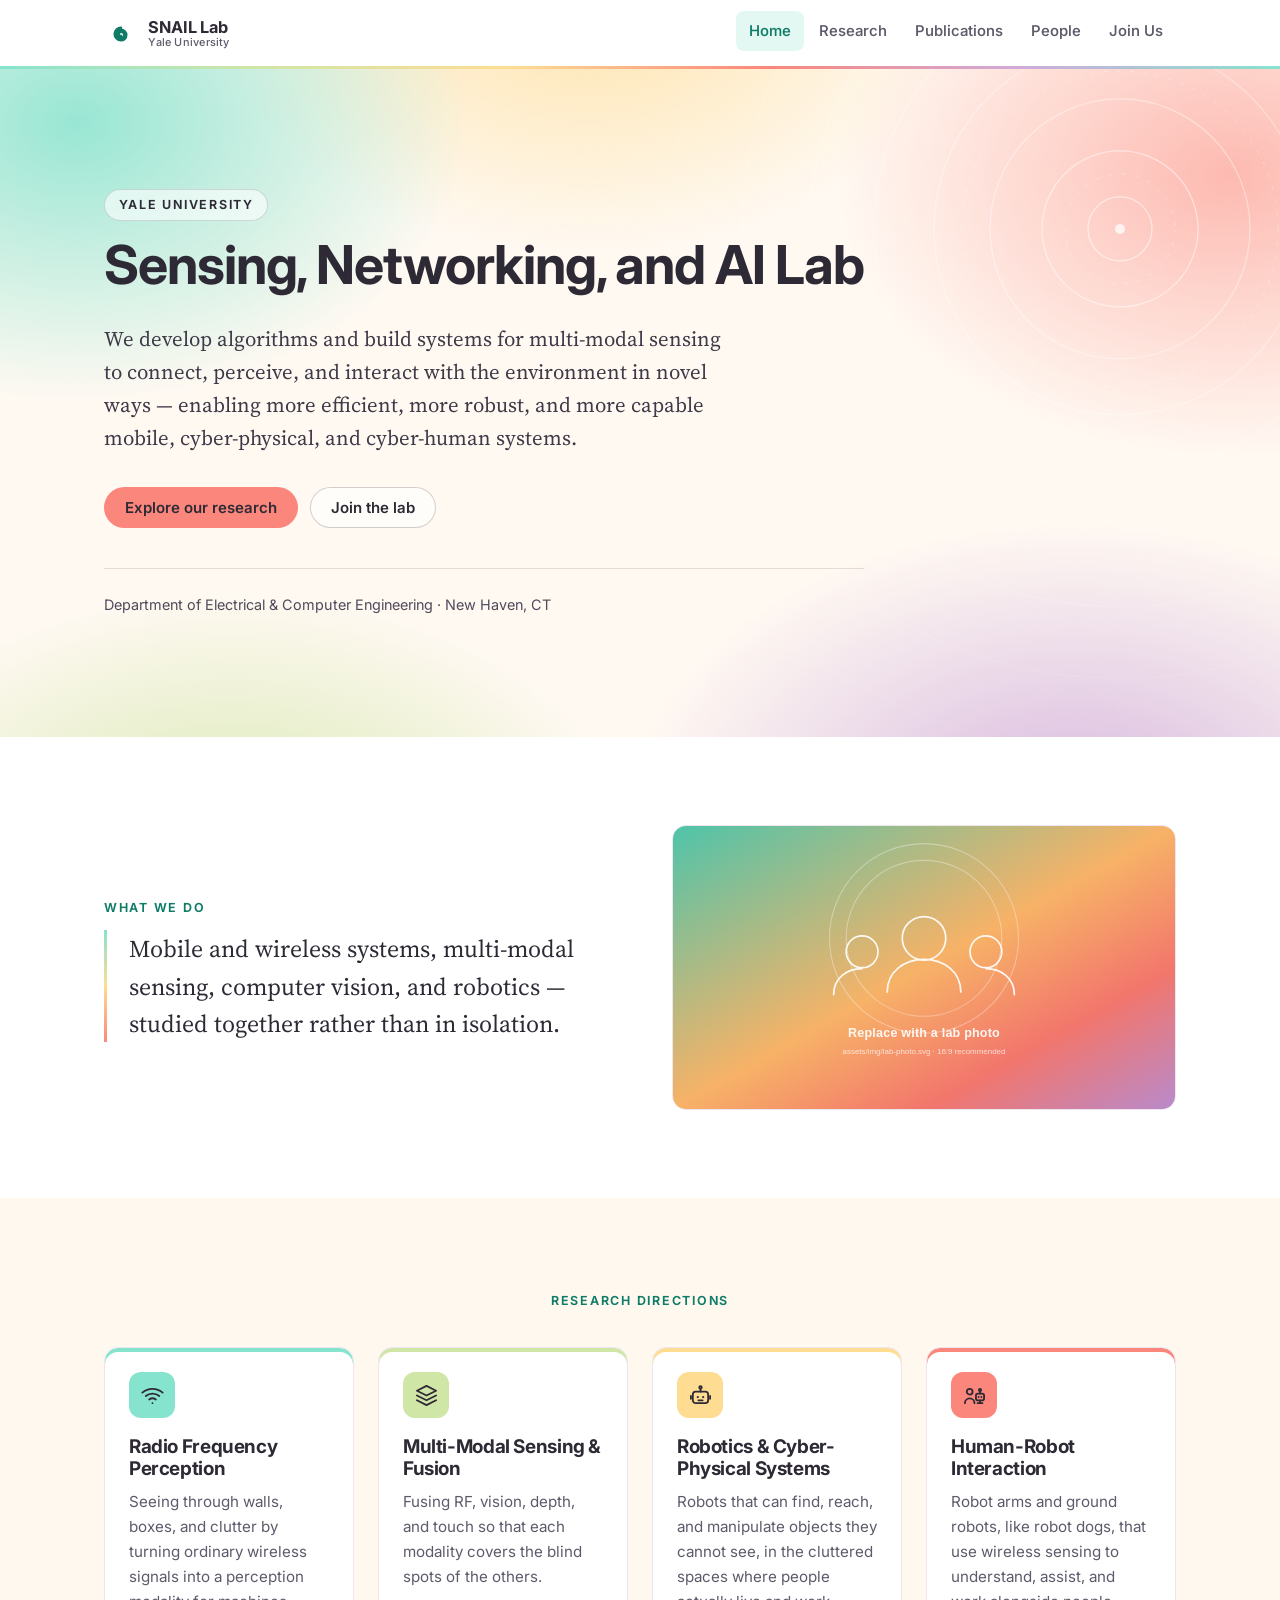
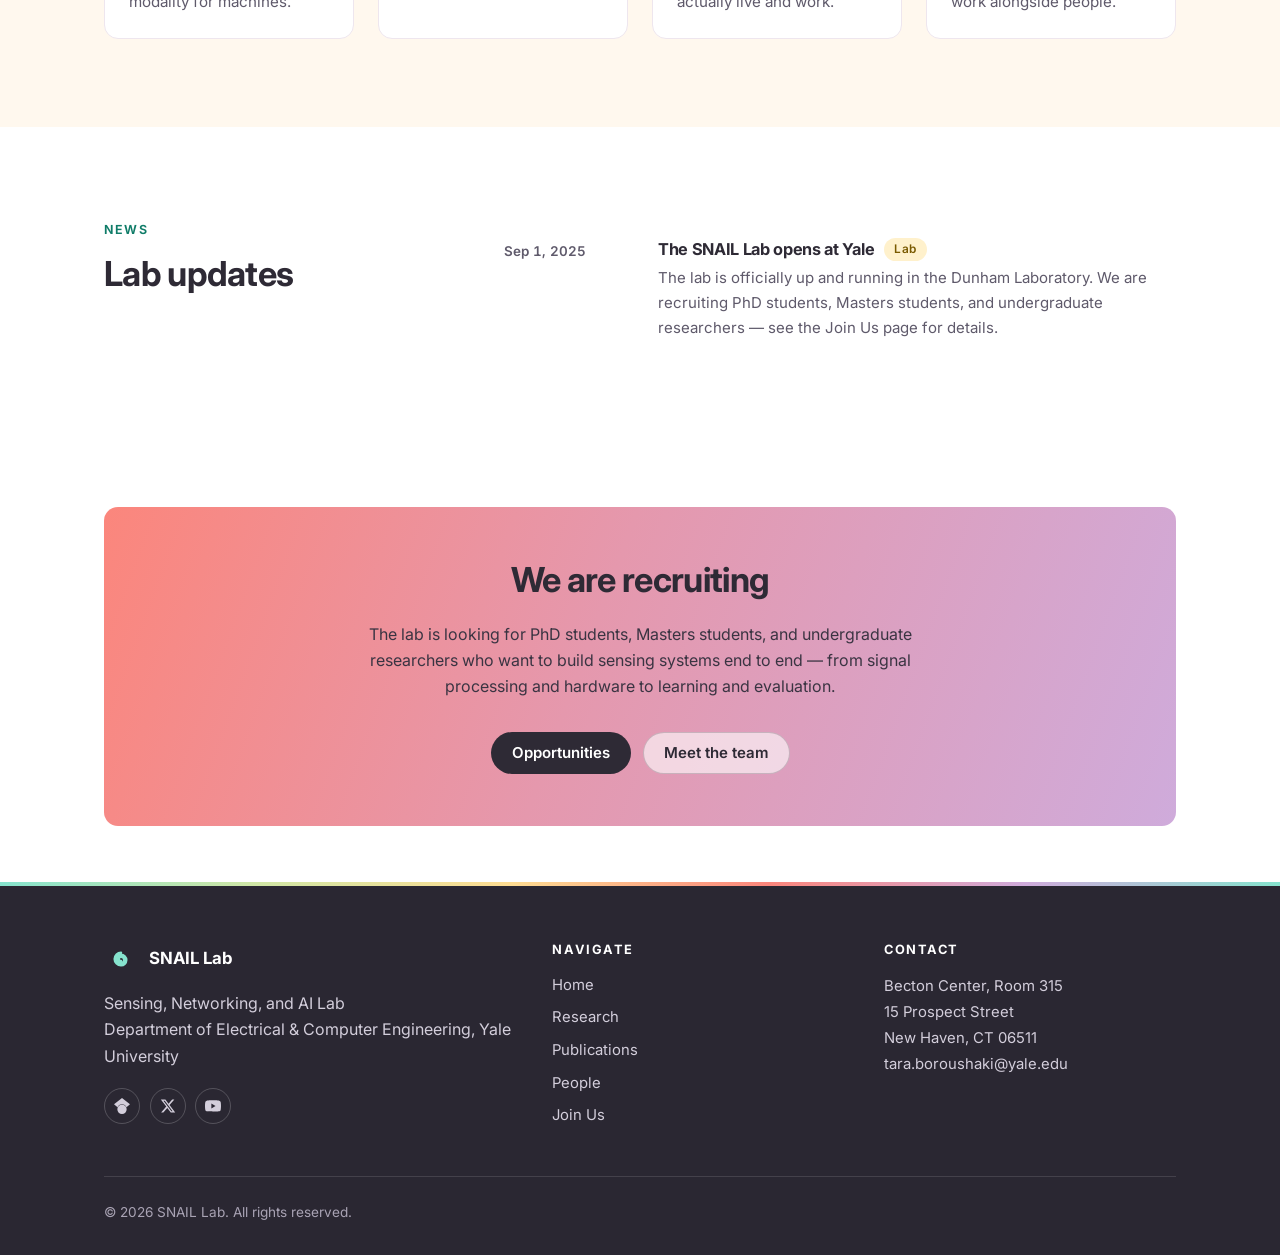
<file: index.html>
<!doctype html>
<html lang="en">
<head>
<meta charset="utf-8">
<meta name="viewport" content="width=device-width, initial-scale=1">
<title>SNAIL Lab — Sensing, Networking, and AI Lab at Yale</title>
<meta name="description" content="The SNAIL Lab at Yale University develops algorithms and builds systems for multi-modal sensing across wireless networking, robotics, and human-computer interaction.">
<meta property="og:title" content="SNAIL Lab — Yale University">
<meta property="og:description" content="Multi-modal sensing systems that connect, perceive, and interact with the environment in novel ways.">
<meta property="og:type" content="website">
<link rel="icon" href="assets/img/favicon.svg" type="image/svg+xml">
<link rel="preconnect" href="https://fonts.googleapis.com">
<link rel="preconnect" href="https://fonts.gstatic.com" crossorigin>
<link rel="stylesheet" href="https://fonts.googleapis.com/css2?family=Inter:wght@400..700&family=Source+Serif+4:opsz,wght@8..60,400..600&display=swap">
<link rel="stylesheet" href="assets/css/style.css">
</head>
<body data-page="home">

<header id="site-header"></header>

<main id="main">

  <section class="hero">
    <div class="container">
      <div class="hero-inner">
        <span class="eyebrow hero-eyebrow">Yale University</span>
        <h1>Sensing, Networking, and AI Lab</h1>
        <p class="hero-lead">
          We develop algorithms and build systems for multi-modal sensing to connect, perceive, and
          interact with the environment in novel ways — enabling more efficient, more robust, and more
          capable mobile, cyber-physical, and cyber-human systems.
        </p>
        <div class="hero-actions">
          <a class="btn btn-primary" href="research.html">Explore our research</a>
          <a class="btn btn-ghost" href="join.html">Join the lab</a>
        </div>
        <div class="hero-meta">
          Department of Electrical &amp; Computer Engineering &middot; New Haven, CT
        </div>
      </div>
    </div>
  </section>

  <section class="section">
    <div class="container">
      <div class="split">
        <div>
          <span class="eyebrow">What we do</span>
          <p class="pull-quote">
            Mobile and wireless systems, multi-modal sensing, computer vision, and robotics — studied
            together rather than in isolation.
          </p>
        </div>
        <div>
          <img class="framed" src="assets/img/lab-photo.svg" alt="SNAIL Lab">
        </div>
      </div>
    </div>
  </section>

  <section class="section section--alt">
    <div class="container">
      <div class="section-head section-head--center section-head--sm">
        <span class="eyebrow">Research directions</span>
      </div>
      <div class="grid grid-4" id="research-cards"></div>
    </div>
  </section>

  <section class="section">
    <div class="container">
      <div class="split split--top split--aside">
        <div class="section-head section-head--sm">
          <span class="eyebrow">News</span>
          <h2>Lab updates</h2>
        </div>
        <ul class="news-list" id="recent-news"></ul>
      </div>
    </div>
  </section>

  <section class="section--tight">
    <div class="container">
      <div class="cta-band">
        <h2>We are recruiting</h2>
        <p>
          The lab is looking for PhD students, Masters students, and undergraduate researchers who want to
          build sensing systems end to end — from signal processing and hardware to learning and evaluation.
        </p>
        <div class="hero-actions actions--center">
          <a class="btn btn-primary" href="join.html">Opportunities</a>
          <a class="btn btn-ghost" href="people.html">Meet the team</a>
        </div>
      </div>
    </div>
  </section>

</main>

<footer id="site-footer"></footer>

<script src="data/site.js"></script>
<script src="data/research.js"></script>
<script src="data/projects.js"></script>
<script src="data/publications.js"></script>
<script src="data/people.js"></script>
<script src="data/news.js"></script>
<script src="assets/js/icons.js"></script>
<script src="assets/js/render.js"></script>
<script src="assets/js/site.js"></script>
</body>
</html>
</file>
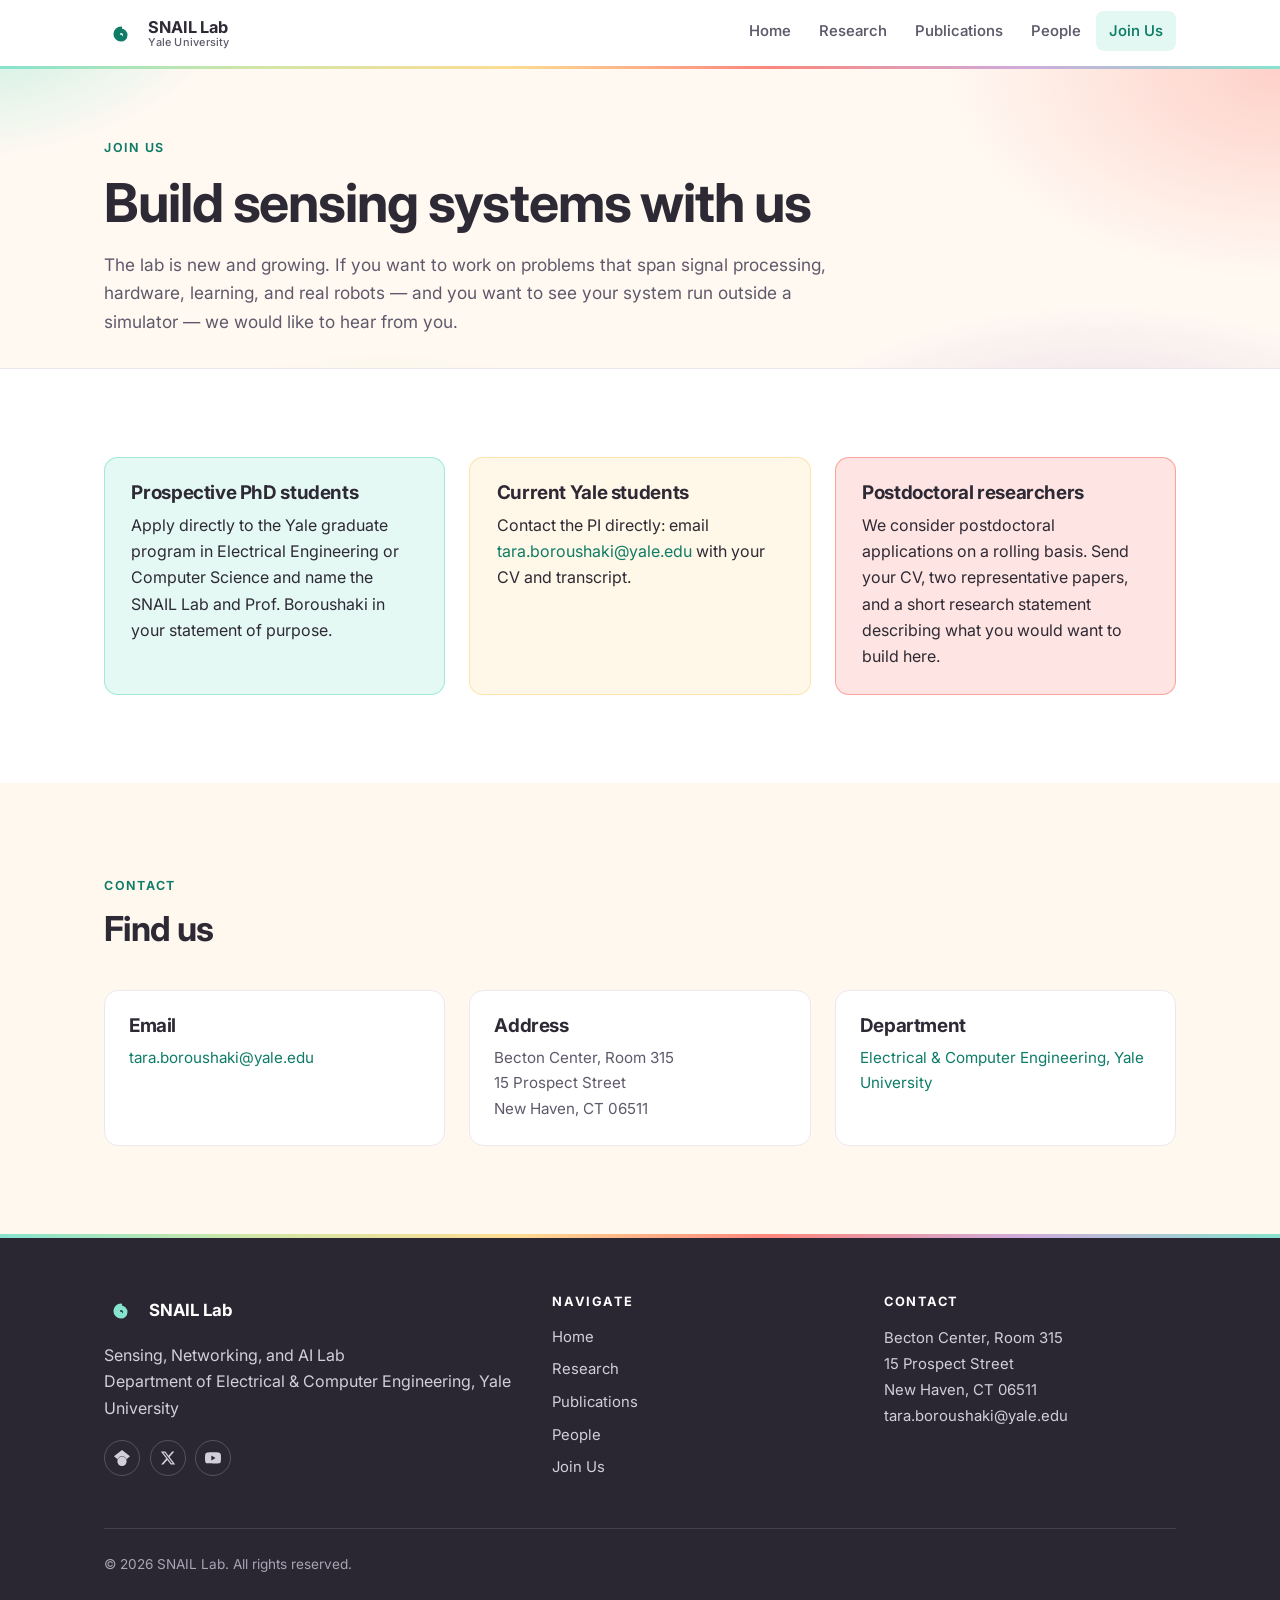
<file: join.html>
<!doctype html>
<html lang="en">
<head>
<meta charset="utf-8">
<meta name="viewport" content="width=device-width, initial-scale=1">
<title>Join Us — SNAIL Lab</title>
<meta name="description" content="Open positions and how to apply to the SNAIL Lab at Yale University: PhD students, Masters students, undergraduate researchers, and postdocs.">
<link rel="icon" href="assets/img/favicon.svg" type="image/svg+xml">
<link rel="preconnect" href="https://fonts.googleapis.com">
<link rel="preconnect" href="https://fonts.gstatic.com" crossorigin>
<link rel="stylesheet" href="https://fonts.googleapis.com/css2?family=Inter:wght@400..700&family=Source+Serif+4:opsz,wght@8..60,400..600&display=swap">
<link rel="stylesheet" href="assets/css/style.css">
</head>
<body data-page="join">

<header id="site-header"></header>

<main id="main">

  <section class="page-head">
    <div class="container">
      <span class="eyebrow">Join us</span>
      <h1>Build sensing systems with us</h1>
      <p class="lead">
        The lab is new and growing. If you want to work on problems that span signal processing, hardware,
        learning, and real robots — and you want to see your system run outside a simulator — we would like
        to hear from you.
      </p>
    </div>
  </section>

  <section class="section">
    <div class="container">
      <div class="grid grid-3">

        <div class="callout">
          <h3>Prospective PhD students</h3>
          <p>
            Apply directly to the Yale graduate program in Electrical Engineering or Computer Science and
            name the SNAIL Lab and Prof. Boroushaki in your statement of purpose.
          </p>
        </div>

        <div class="callout">
          <h3>Current Yale students</h3>
          <p>
            Contact the PI directly: email
            <a href="mailto:tara.boroushaki@yale.edu">tara.boroushaki@yale.edu</a> with your CV and transcript.
          </p>
        </div>

        <div class="callout">
          <h3>Postdoctoral researchers</h3>
          <p>
            We consider postdoctoral applications on a rolling basis. Send your CV, two representative
            papers, and a short research statement describing what you would want to build here.
          </p>
        </div>

      </div>
    </div>
  </section>

  <section class="section section--alt">
    <div class="container">
      <div class="section-head">
        <span class="eyebrow">Contact</span>
        <h2>Find us</h2>
      </div>
      <div class="contact-grid">
        <div class="card">
          <h3>Email</h3>
          <p><a href="mailto:tara.boroushaki@yale.edu">tara.boroushaki@yale.edu</a></p>
        </div>
        <div class="card">
          <h3>Address</h3>
          <p>Becton Center, Room 315<br>15 Prospect Street<br>New Haven, CT 06511</p>
        </div>
        <div class="card">
          <h3>Department</h3>
          <p>
            <a href="https://seas.yale.edu/departments/electrical-engineering" rel="noopener" target="_blank">
              Electrical &amp; Computer Engineering, Yale University
            </a>
          </p>
        </div>
      </div>
    </div>
  </section>

</main>

<footer id="site-footer"></footer>

<script src="data/site.js"></script>
<script src="data/research.js"></script>
<script src="data/projects.js"></script>
<script src="data/publications.js"></script>
<script src="data/people.js"></script>
<script src="data/news.js"></script>
<script src="assets/js/icons.js"></script>
<script src="assets/js/render.js"></script>
<script src="assets/js/site.js"></script>
</body>
</html>
</file>
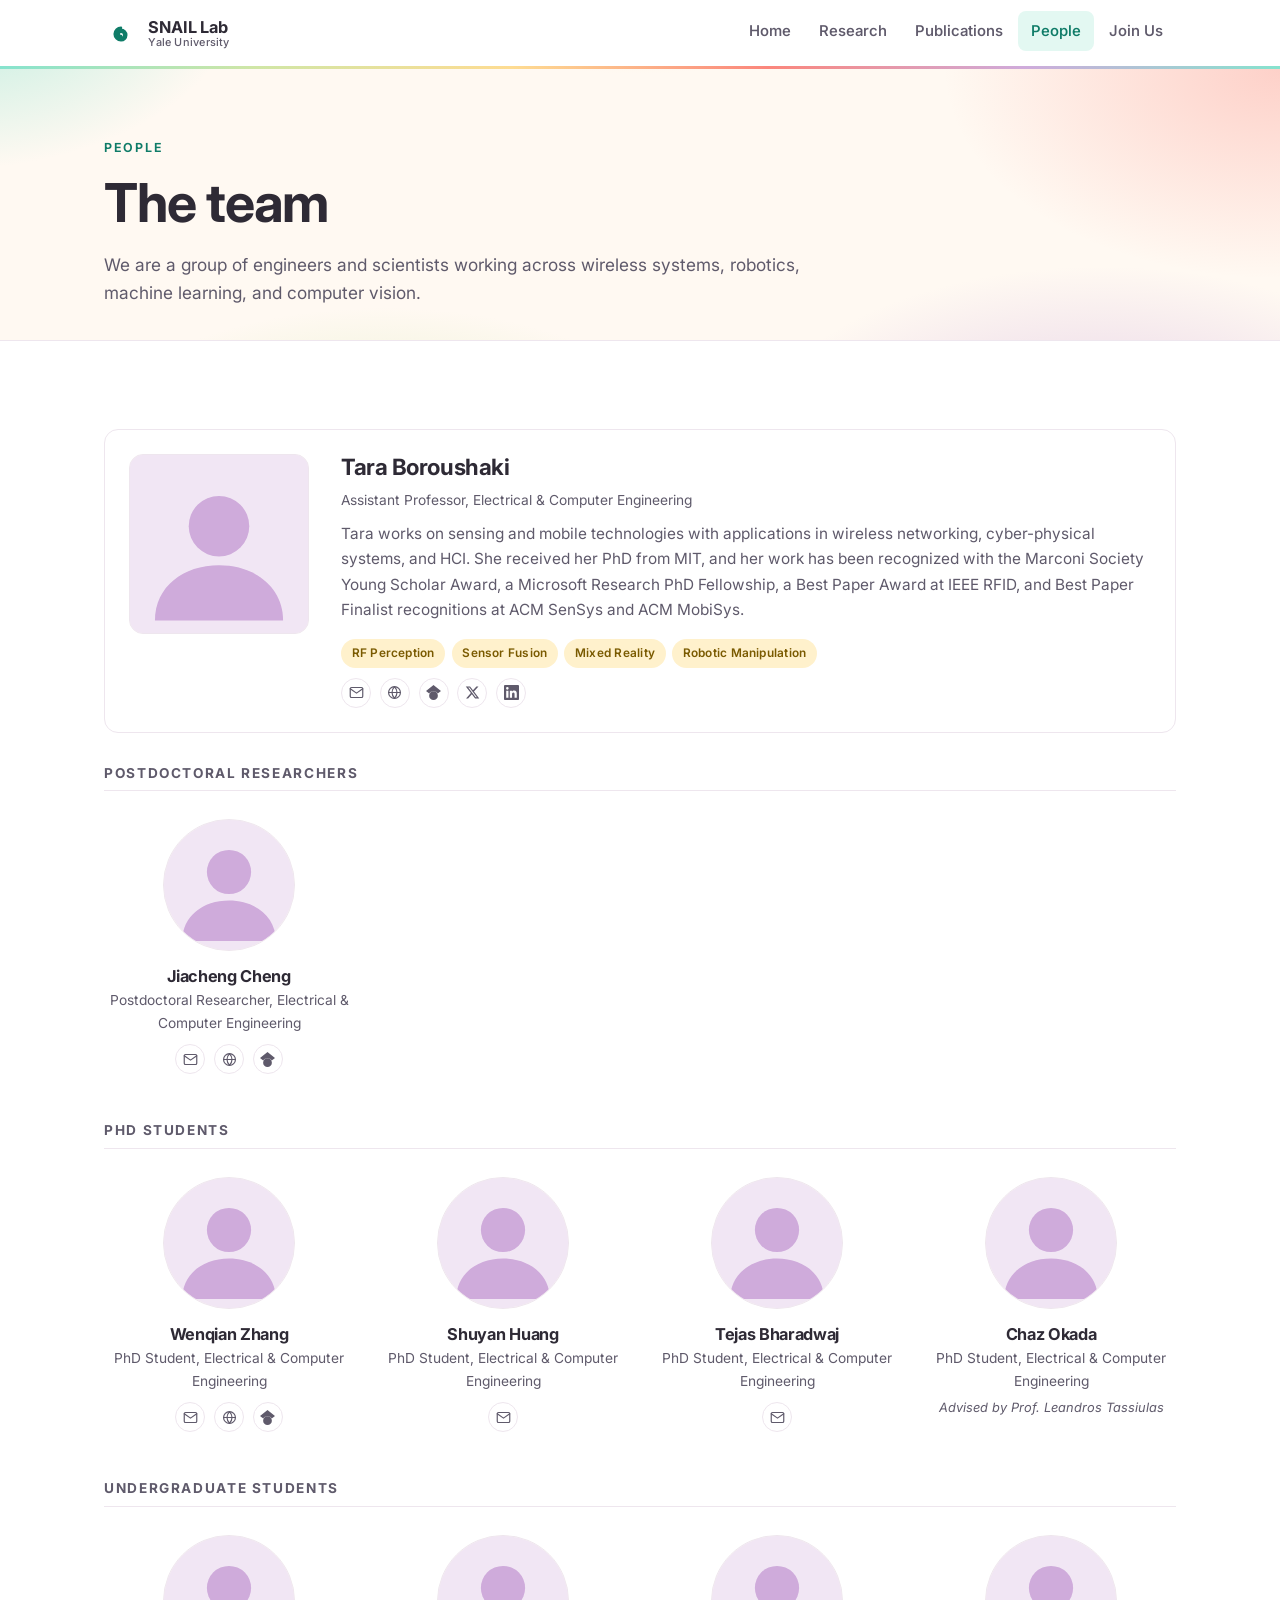
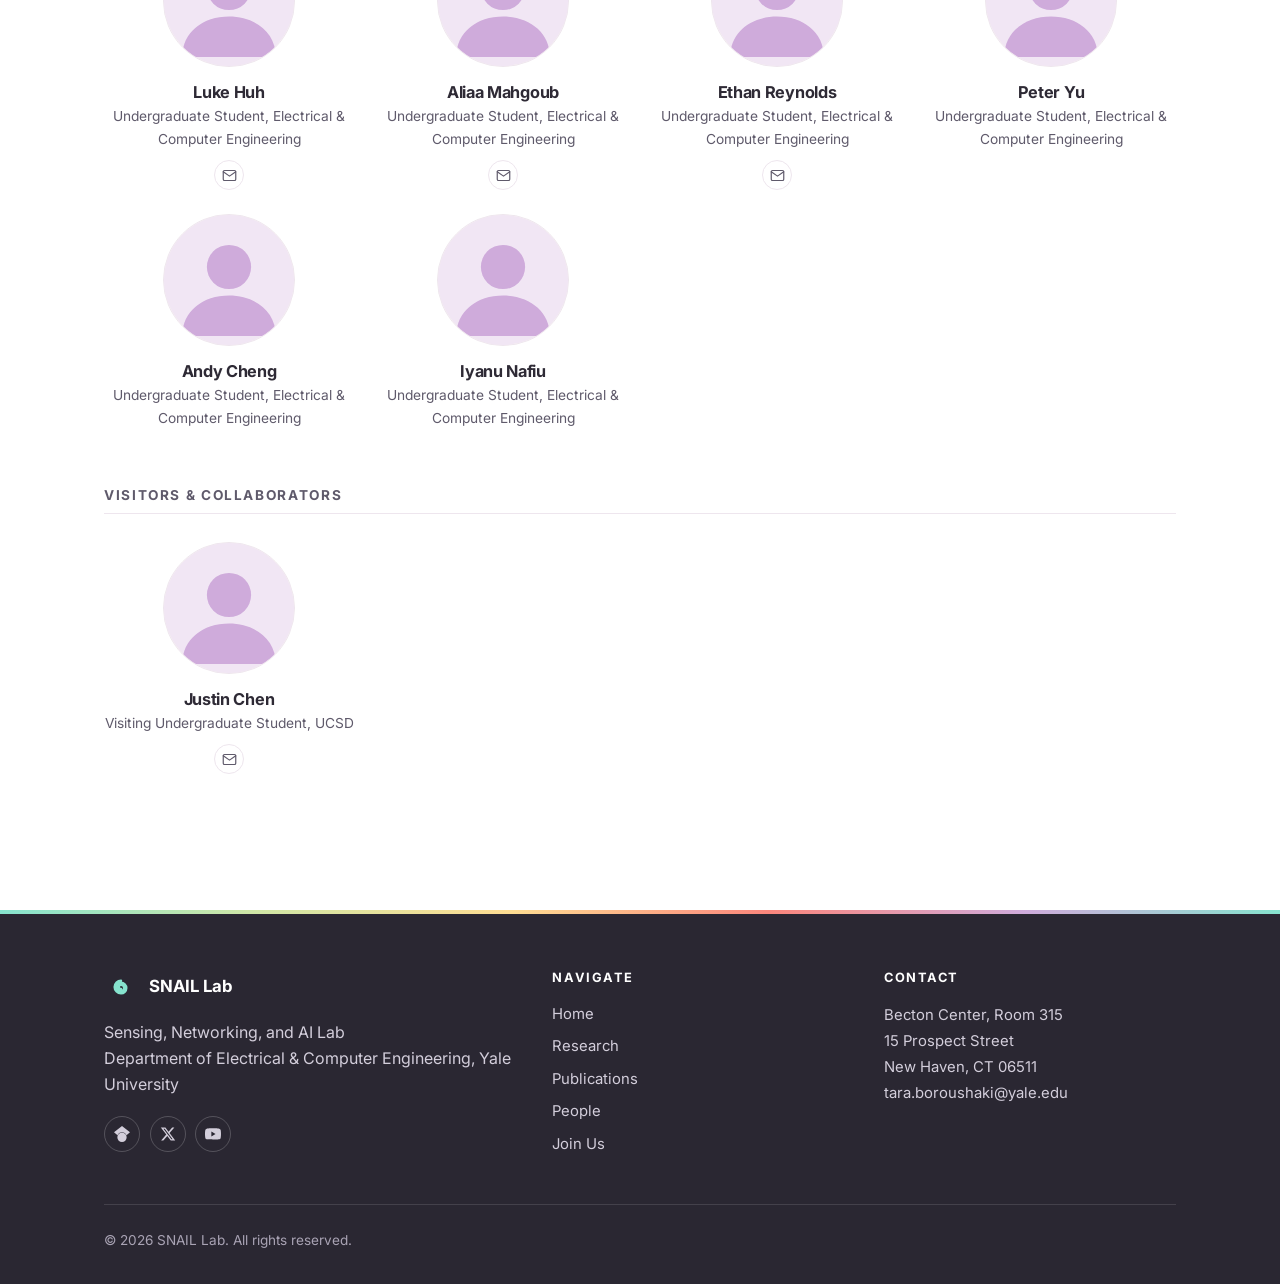
<file: people.html>
<!doctype html>
<html lang="en">
<head>
<meta charset="utf-8">
<meta name="viewport" content="width=device-width, initial-scale=1">
<title>People — SNAIL Lab</title>
<meta name="description" content="The people of the SNAIL Lab at Yale University: principal investigator, PhD students, Masters students, undergraduate researchers, and alumni.">
<link rel="icon" href="assets/img/favicon.svg" type="image/svg+xml">
<link rel="preconnect" href="https://fonts.googleapis.com">
<link rel="preconnect" href="https://fonts.gstatic.com" crossorigin>
<link rel="stylesheet" href="https://fonts.googleapis.com/css2?family=Inter:wght@400..700&family=Source+Serif+4:opsz,wght@8..60,400..600&display=swap">
<link rel="stylesheet" href="assets/css/style.css">
</head>
<body data-page="people">

<header id="site-header"></header>

<main id="main">

  <section class="page-head">
    <div class="container">
      <span class="eyebrow">People</span>
      <h1>The team</h1>
      <p class="lead">
        We are a group of engineers and scientists working across wireless systems, robotics, machine
        learning, and computer vision.
      </p>
    </div>
  </section>

  <section class="section">
    <div class="container">
      <div id="people-pi"></div>
      <div id="people-groups" class="mt-3"></div>
    </div>
  </section>

  <section class="section section--alt">
    <div class="container">
      <h2 class="group-title">Alumni</h2>
      <ul class="alumni-list" id="alumni"></ul>
    </div>
  </section>

 <!--
  <section class="section--cta">
    <div class="container">
      <div class="cta-band">
        <h2>There is room for you here</h2>
        <p>We are actively recruiting at the PhD, Masters, and undergraduate levels.</p>
        <div class="hero-actions actions--center">
          <a class="btn btn-primary" href="join.html">How to join</a>
        </div>
      </div>
    </div>
  </section>
  -->

</main>

<footer id="site-footer"></footer>

<script src="data/site.js"></script>
<script src="data/research.js"></script>
<script src="data/projects.js"></script>
<script src="data/publications.js"></script>
<script src="data/people.js"></script>
<script src="data/news.js"></script>
<script src="assets/js/icons.js"></script>
<script src="assets/js/render.js"></script>
<script src="assets/js/site.js"></script>
</body>
</html>
</file>
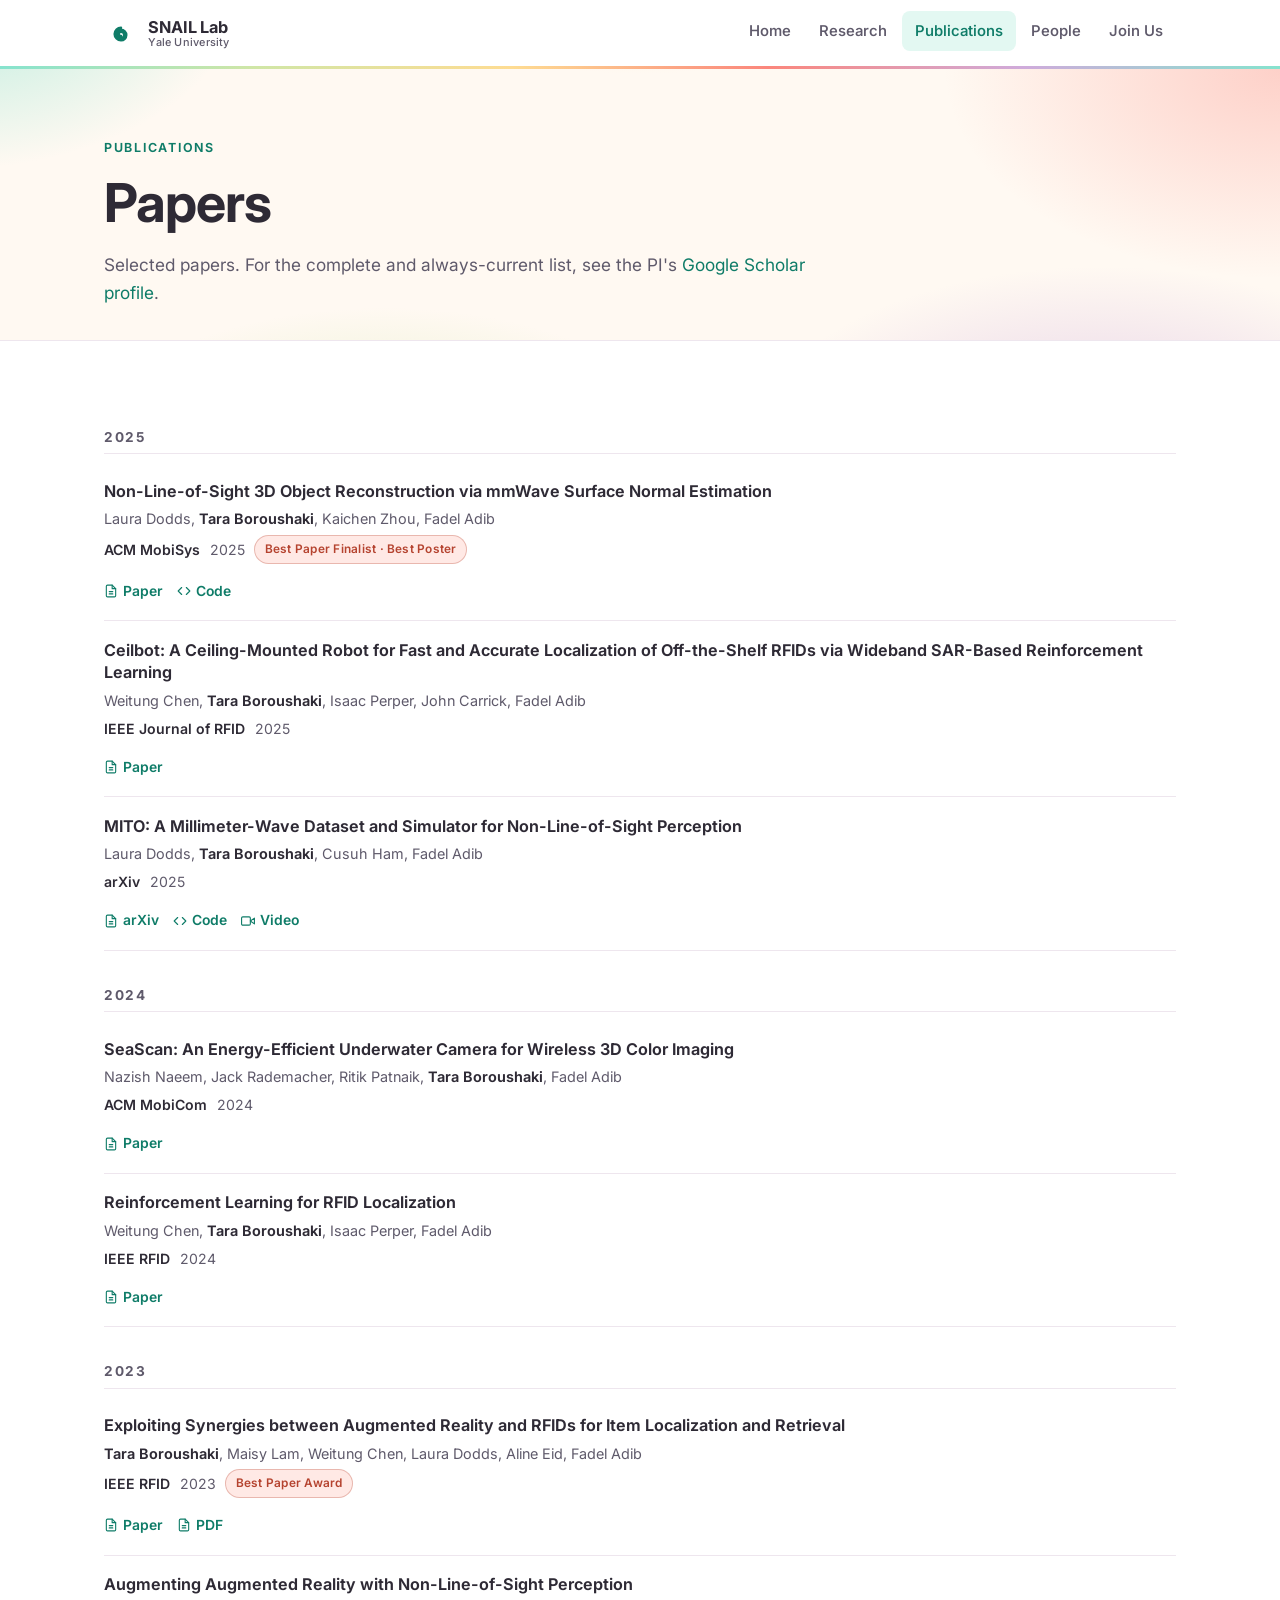
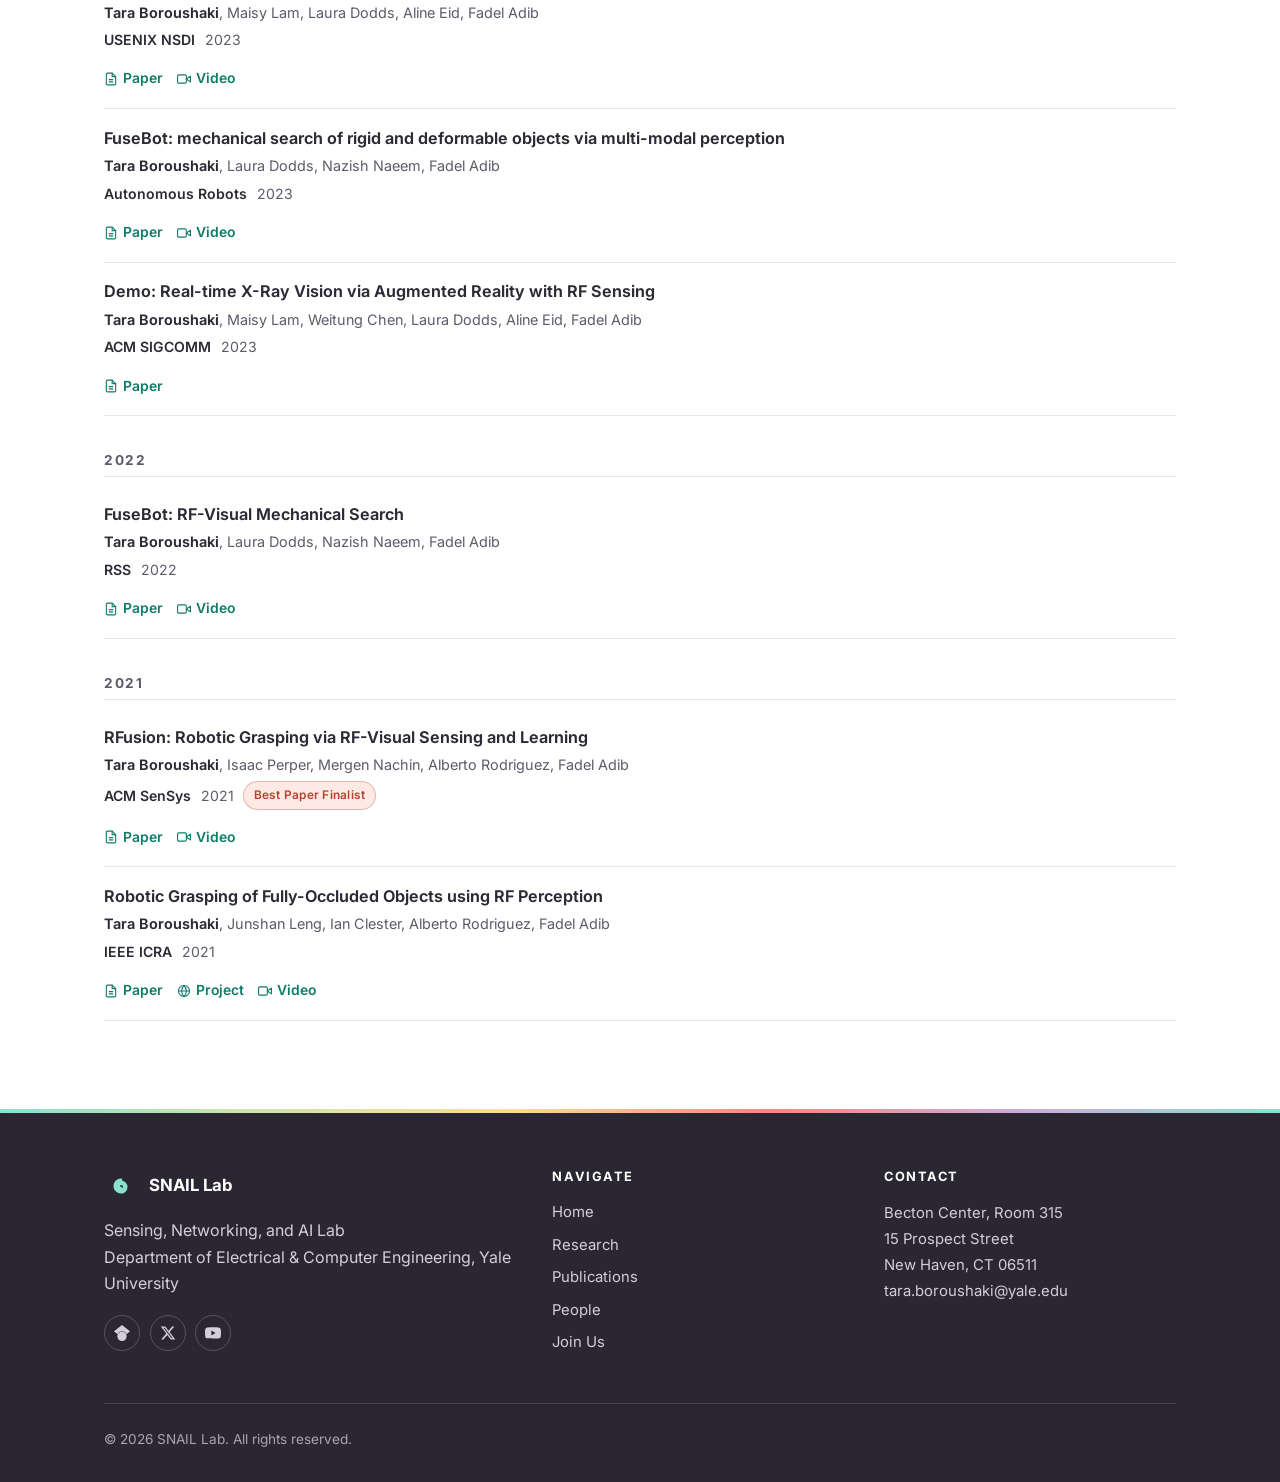
<file: publications.html>
<!doctype html>
<html lang="en">
<head>
<meta charset="utf-8">
<meta name="viewport" content="width=device-width, initial-scale=1">
<title>Publications — SNAIL Lab</title>
<meta name="description" content="Publications from the SNAIL Lab at Yale University on RF perception, multi-modal sensing, robotics, and extended reality.">
<link rel="icon" href="assets/img/favicon.svg" type="image/svg+xml">
<link rel="preconnect" href="https://fonts.googleapis.com">
<link rel="preconnect" href="https://fonts.gstatic.com" crossorigin>
<link rel="stylesheet" href="https://fonts.googleapis.com/css2?family=Inter:wght@400..700&family=Source+Serif+4:opsz,wght@8..60,400..600&display=swap">
<link rel="stylesheet" href="assets/css/style.css">
</head>
<body data-page="publications">

<header id="site-header"></header>

<main id="main">

  <section class="page-head">
    <div class="container">
      <span class="eyebrow">Publications</span>
      <h1>Papers</h1>
      <p class="lead">
        Selected papers. For the complete and always-current list, see the PI's
        <a href="https://scholar.google.com/citations?user=cHbx6vAAAAAJ" rel="noopener" target="_blank">Google Scholar profile</a>.
      </p>
    </div>
  </section>

  <section class="section">
    <div class="container">

      <div id="publications"></div>

    </div>
  </section>

</main>

<footer id="site-footer"></footer>

<script src="data/site.js"></script>
<script src="data/research.js"></script>
<script src="data/projects.js"></script>
<script src="data/publications.js"></script>
<script src="data/people.js"></script>
<script src="data/news.js"></script>
<script src="assets/js/icons.js"></script>
<script src="assets/js/render.js"></script>
<script src="assets/js/site.js"></script>
</body>
</html>
</file>
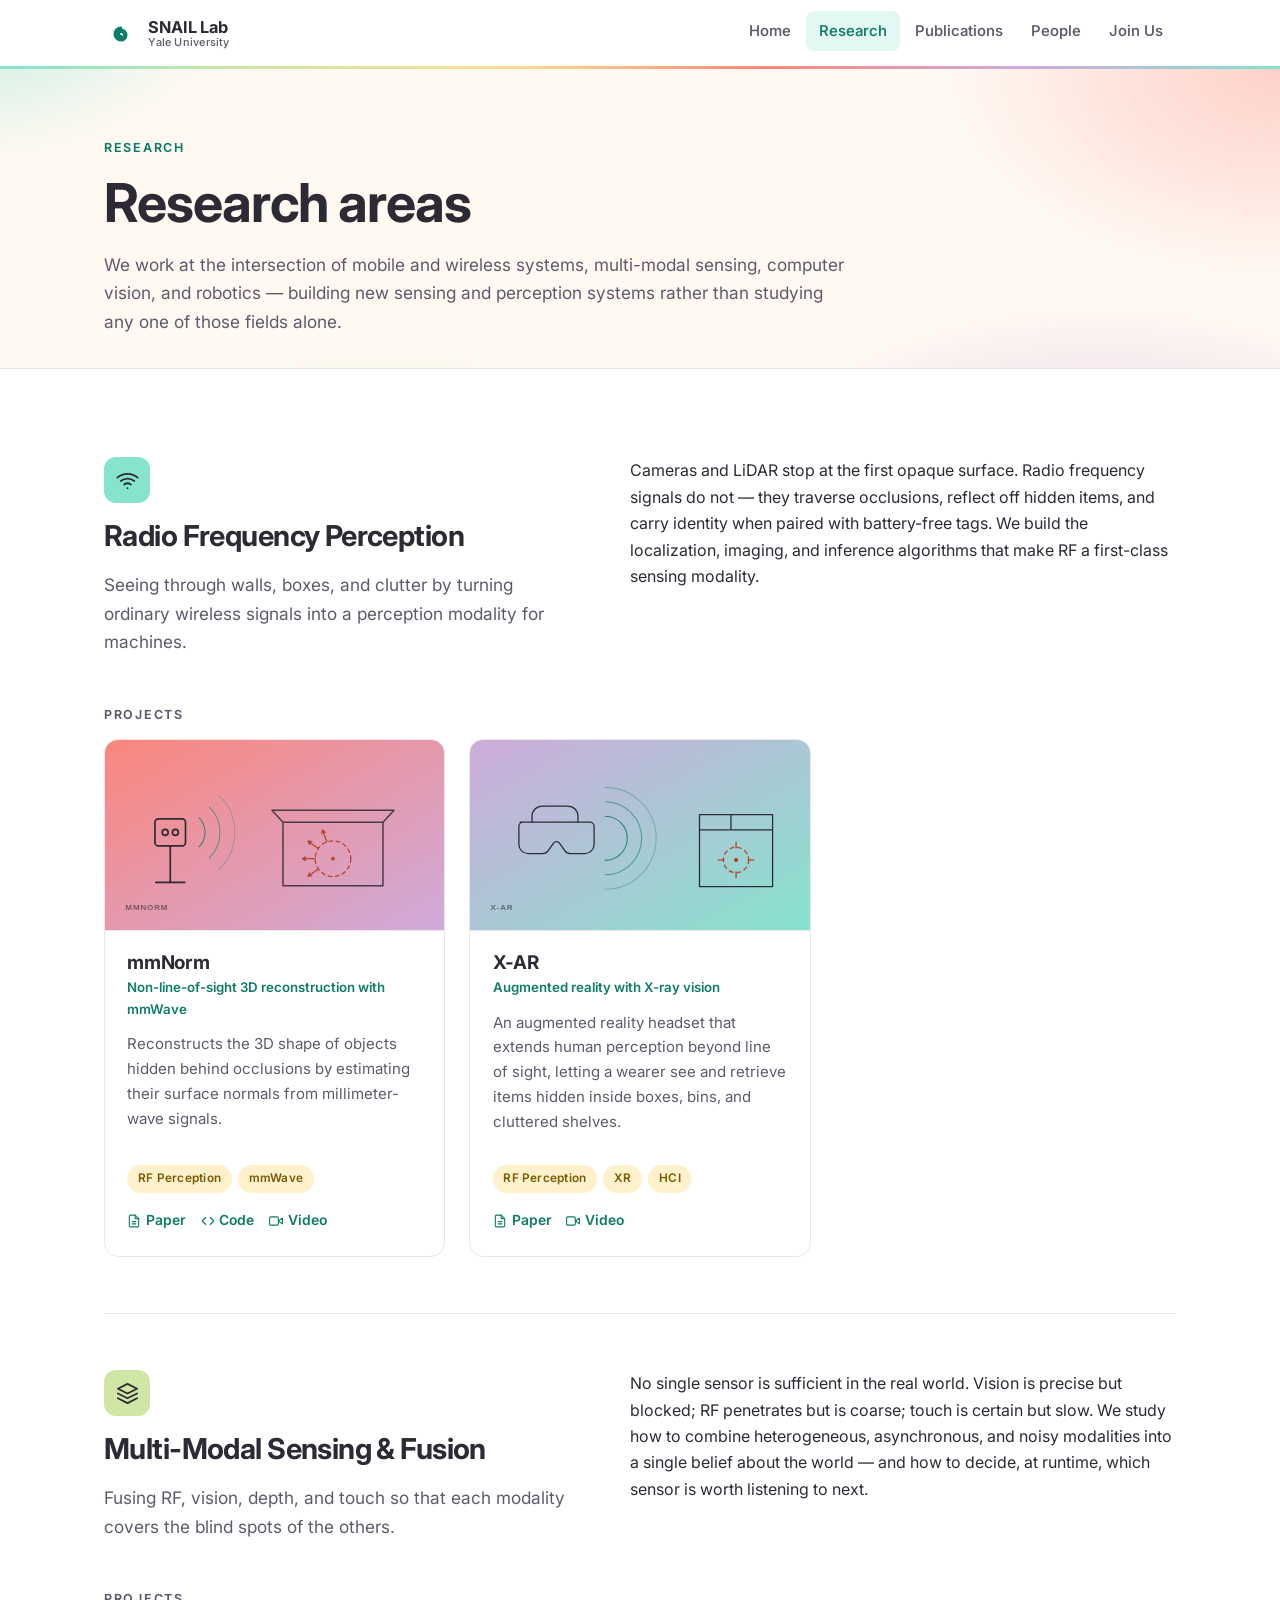
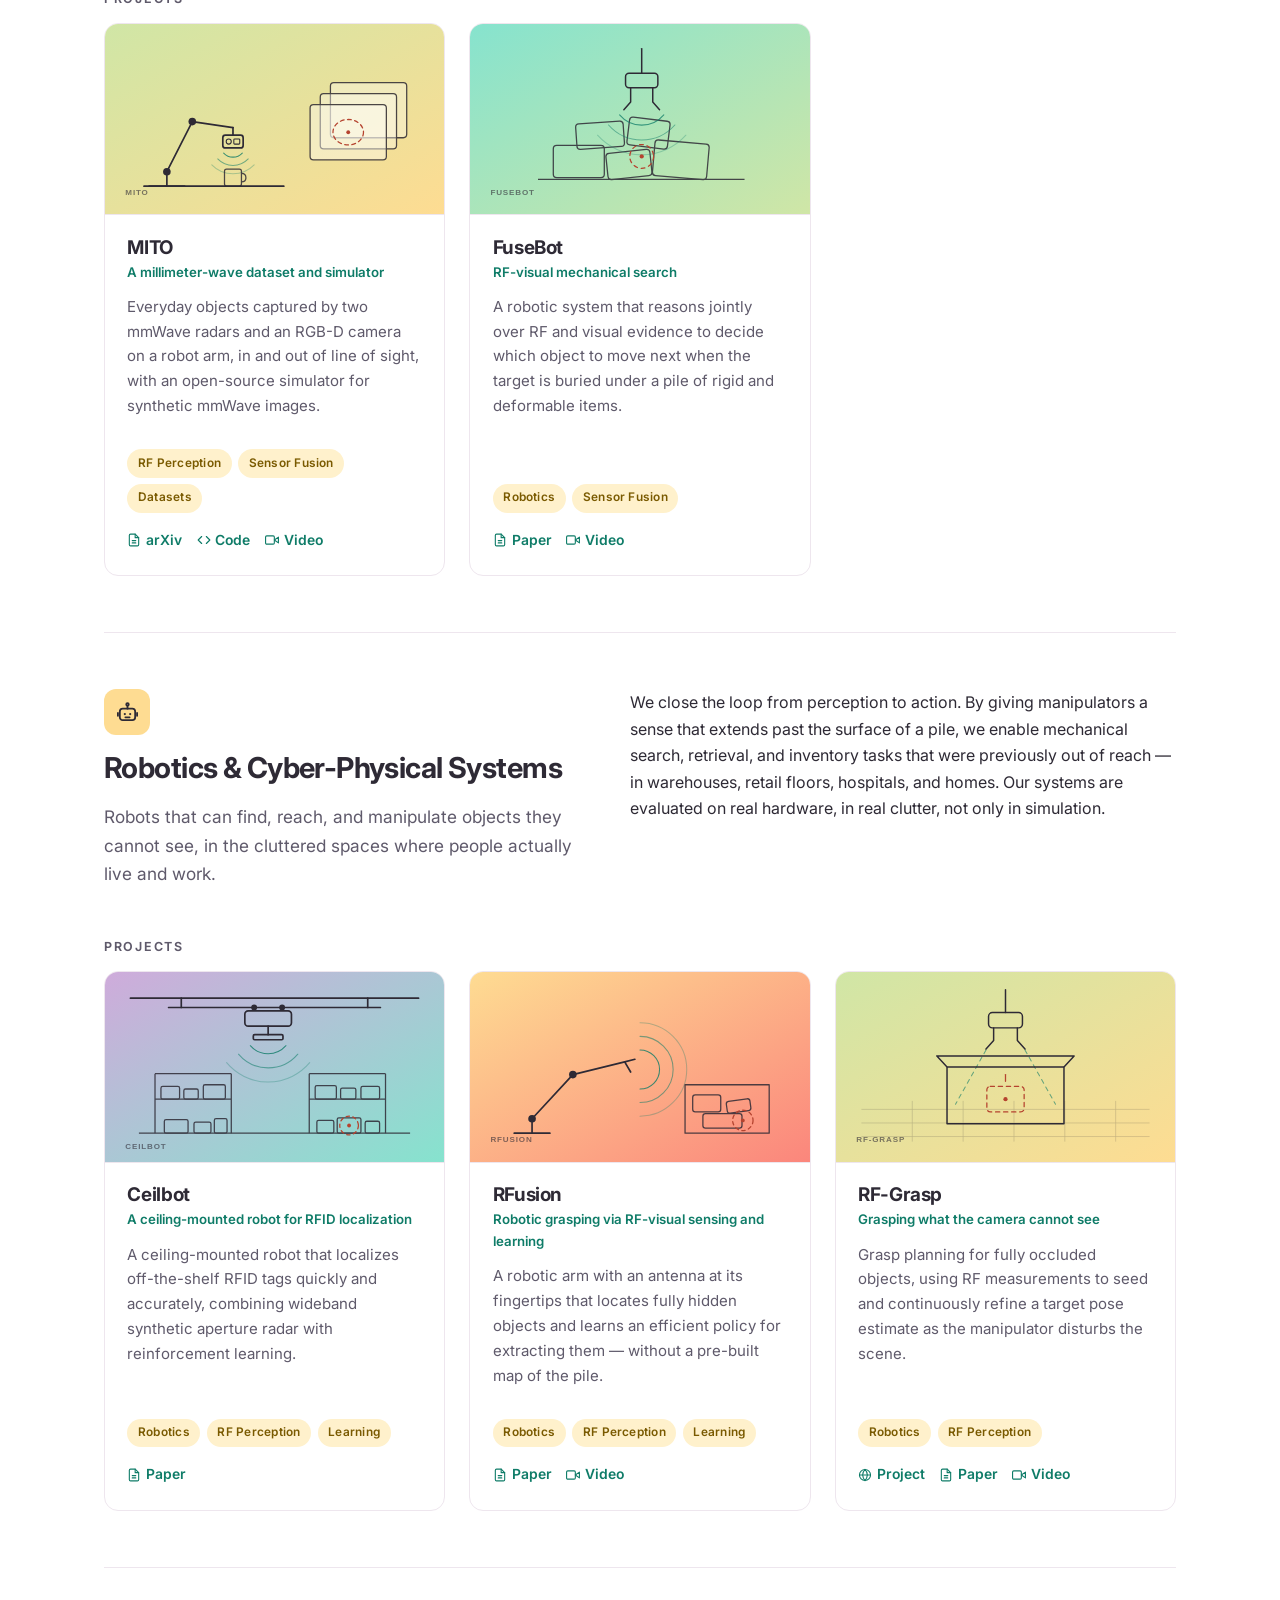
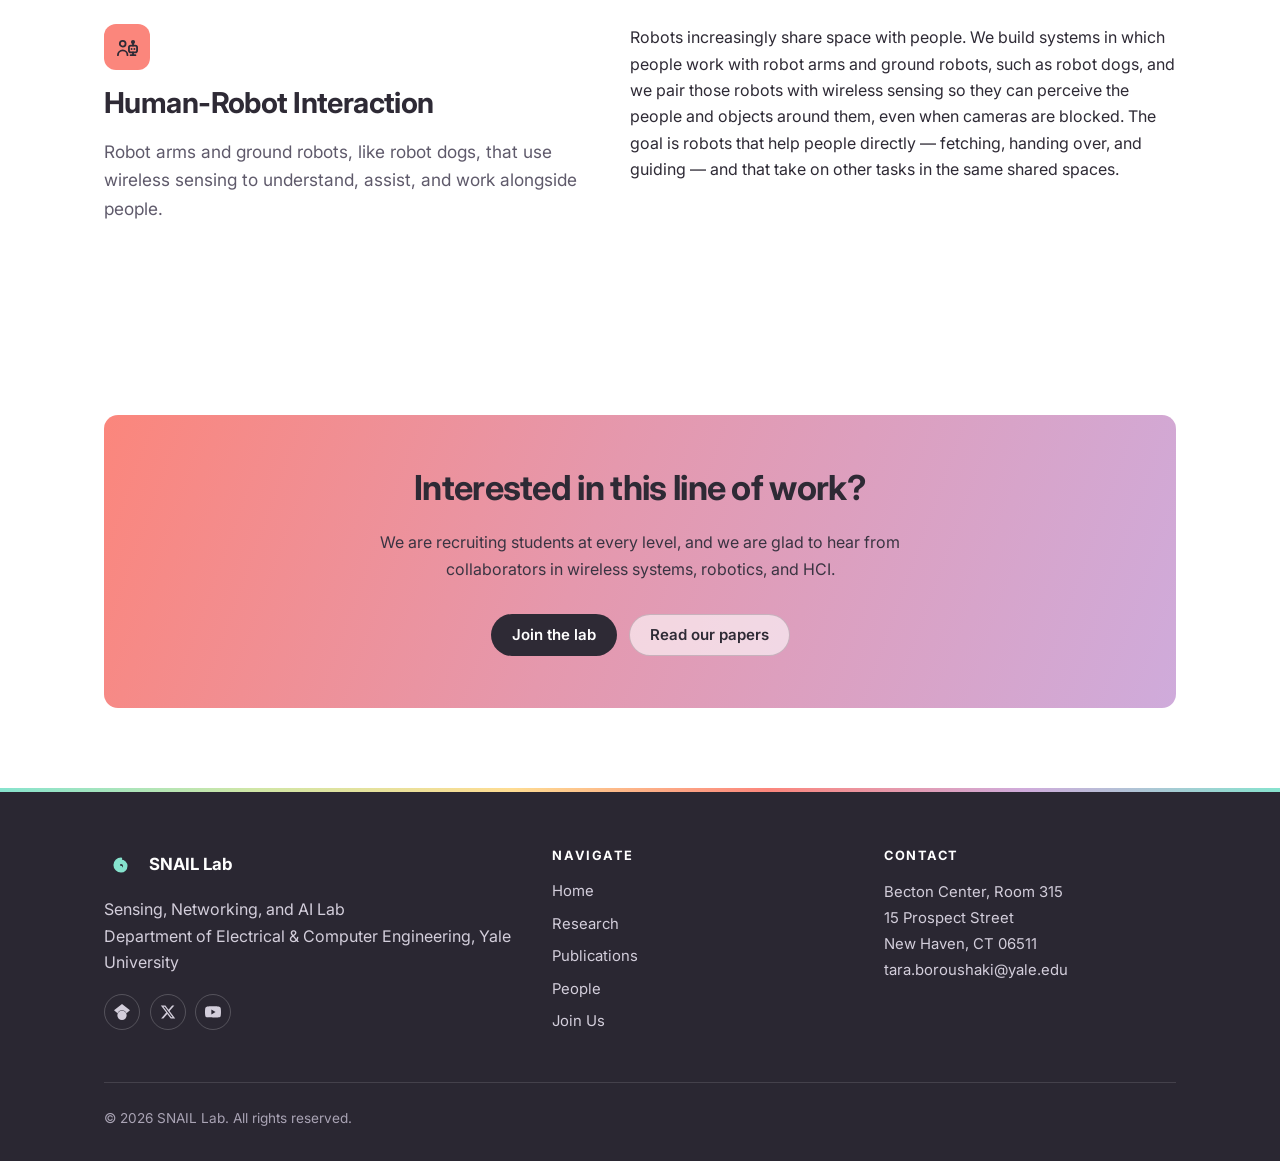
<file: research.html>
<!doctype html>
<html lang="en">
<head>
<meta charset="utf-8">
<meta name="viewport" content="width=device-width, initial-scale=1">
<title>Research — SNAIL Lab</title>
<meta name="description" content="Research directions of the SNAIL Lab at Yale: radio frequency perception, multi-modal sensing and fusion, robotics and cyber-physical systems, and human-robot interaction.">
<link rel="icon" href="assets/img/favicon.svg" type="image/svg+xml">
<link rel="preconnect" href="https://fonts.googleapis.com">
<link rel="preconnect" href="https://fonts.gstatic.com" crossorigin>
<link rel="stylesheet" href="https://fonts.googleapis.com/css2?family=Inter:wght@400..700&family=Source+Serif+4:opsz,wght@8..60,400..600&display=swap">
<link rel="stylesheet" href="assets/css/style.css">
</head>
<body data-page="research">

<header id="site-header"></header>

<main id="main">

  <section class="page-head">
    <div class="container">
      <span class="eyebrow">Research</span>
      <h1>Research areas</h1>
      <p class="lead">
        We work at the intersection of mobile and wireless systems, multi-modal sensing, computer vision, and
        robotics — building new sensing and perception systems rather than studying any one of those fields
        alone.
      </p>
    </div>
  </section>

  <section class="section">
    <div class="container" id="research-blocks"></div>
  </section>

  <section class="section--cta">
    <div class="container">
      <div class="cta-band">
        <h2>Interested in this line of work?</h2>
        <p>
          We are recruiting students at every level, and we are glad to hear from collaborators in wireless
          systems, robotics, and HCI.
        </p>
        <div class="hero-actions actions--center">
          <a class="btn btn-primary" href="join.html">Join the lab</a>
          <a class="btn btn-ghost" href="publications.html">Read our papers</a>
        </div>
      </div>
    </div>
  </section>

</main>

<footer id="site-footer"></footer>

<script src="data/site.js"></script>
<script src="data/research.js"></script>
<script src="data/projects.js"></script>
<script src="data/publications.js"></script>
<script src="data/people.js"></script>
<script src="data/news.js"></script>
<script src="assets/js/icons.js"></script>
<script src="assets/js/render.js"></script>
<script src="assets/js/site.js"></script>
</body>
</html>
</file>
<file: assets/css/style.css>
/* ==========================================================================
   SNAIL Lab — stylesheet
   1. Tokens & palette     5. Cards, grids, sections
   2. Base elements        6. Page-specific blocks
   3. Layout helpers       7. Footer
   4. Header & navigation  8. Responsive & motion
   ========================================================================== */

/* 1. Tokens & palette ----------------------------------------------------- */

:root {
  --font-sans: "Inter", system-ui, -apple-system, "Segoe UI", Roboto, Helvetica, Arial, sans-serif;
  --font-serif: "Source Serif 4", Georgia, "Times New Roman", serif;
  --font-mono: ui-monospace, SFMono-Regular, "SF Mono", Menlo, Consolas, monospace;

  --maxw: 1120px;
  --gutter: 24px;
  --radius: 14px;
  --radius-sm: 8px;
  --radius-pill: 999px;

  /* The pastel spectrum palette. Every pastel on the site comes from these
     five; the spectrum is them in order, looping back to mint. The palette
     has no dark tone, so text is a soft charcoal and links a deepened mint. */
  --mint: #86e3ce;
  --pistachio: #d0e6a6;
  --butter: #fedc92;
  --coral: #fb867c;
  --lilac: #cfabdb;
  --spectrum: linear-gradient(90deg, var(--mint) 0%, var(--pistachio) 20%, var(--butter) 40%, var(--coral) 60%, var(--lilac) 80%, var(--mint) 100%);

  --bg: #ffffff;
  --bg-alt: #fff8ee;
  --surface: #ffffff;
  --surface-2: #fbf7f2;
  --border: #eee6ee;
  --border-strong: #ddd2e0;
  --text: #2e2a35;
  --muted: #5f5a6b;
  --accent: #0f7c68;
  --accent-hover: #0a5f50;
  --accent-tint: #e3f8f2;
  --on-accent: #ffffff;
  --warm: #b5432f;
  --warm-tint: #ffe9e5;

  --shadow-sm: 0 1px 2px rgba(46, 42, 53, 0.05);
  --shadow-md: 0 8px 24px rgba(46, 42, 53, 0.08);
  --shadow-lg: 0 18px 48px rgba(46, 42, 53, 0.12);

  color-scheme: light;
}

/* 2. Base elements -------------------------------------------------------- */

*,
*::before,
*::after {
  box-sizing: border-box;
}

html {
  -webkit-text-size-adjust: 100%;
  scroll-behavior: smooth;
  scroll-padding-top: 90px;
}

body {
  margin: 0;
  min-height: 100vh;
  display: flex;
  flex-direction: column;
  background: var(--bg);
  color: var(--text);
  font-family: var(--font-sans);
  font-size: 16px;
  line-height: 1.65;
  -webkit-font-smoothing: antialiased;
  text-rendering: optimizeLegibility;
}

h1,
h2,
h3,
h4 {
  margin: 0 0 0.6em;
  line-height: 1.2;
  font-weight: 700;
  letter-spacing: -0.02em;
  color: var(--text);
}

h1 { font-size: clamp(2.1rem, 5vw, 3.35rem); }
h2 { font-size: clamp(1.6rem, 3.2vw, 2.15rem); }
h3 { font-size: 1.18rem; }
h4 { font-size: 1rem; }

p { margin: 0 0 1.1em; }
p:last-child { margin-bottom: 0; }

a {
  color: var(--accent);
  text-decoration: none;
  transition: color 0.15s ease;
}

a:hover { color: var(--accent-hover); }

img,
svg {
  max-width: 100%;
  display: block;
}

ul,
ol { margin: 0 0 1.1em; padding-left: 1.25em; }
li { margin-bottom: 0.4em; }

hr {
  border: 0;
  border-top: 1px solid var(--border);
  margin: 2.5rem 0;
}

code {
  font-family: var(--font-mono);
  font-size: 0.88em;
  background: var(--surface-2);
  border: 1px solid var(--border);
  border-radius: 5px;
  padding: 0.1em 0.4em;
}

:focus-visible {
  outline: 2px solid var(--accent);
  outline-offset: 3px;
  border-radius: 4px;
}

.skip-link {
  position: absolute;
  left: -9999px;
  top: 0;
  background: var(--accent);
  color: var(--on-accent);
  padding: 10px 16px;
  z-index: 200;
  border-radius: 0 0 var(--radius-sm) 0;
}

.skip-link:focus {
  left: 0;
  color: var(--on-accent);
}

/* 3. Layout helpers ------------------------------------------------------- */

.container {
  width: 100%;
  max-width: var(--maxw);
  margin-inline: auto;
  padding-inline: var(--gutter);
}

.section {
  padding-block: clamp(3.5rem, 7vw, 5.5rem);
}

.section--alt { background: var(--bg-alt); }

.section--tight { padding-block: clamp(2.5rem, 5vw, 3.5rem); }

.section--cta { padding-block: clamp(2rem, 4vw, 3rem) clamp(3rem, 7vw, 5rem); }

.section-head {
  max-width: 720px;
  margin-bottom: 2.5rem;
}

.section-head--center {
  margin-inline: auto;
  text-align: center;
}

.section-head--sm { margin-bottom: 1.5rem; }

.eyebrow {
  display: inline-block;
  font-size: 0.78rem;
  font-weight: 650;
  letter-spacing: 0.14em;
  text-transform: uppercase;
  color: var(--accent);
  margin-bottom: 0.75rem;
}

.lead {
  font-size: 1.08rem;
  color: var(--muted);
  margin-bottom: 0;
}

.section-head h2 + .lead { margin-top: -0.2em; }

.grid {
  display: grid;
  gap: 1.5rem;
}

.grid-2 { grid-template-columns: repeat(2, minmax(0, 1fr)); }
.grid-3 { grid-template-columns: repeat(3, minmax(0, 1fr)); }
.grid-4 { grid-template-columns: repeat(4, minmax(0, 1fr)); }

.stack > * + * { margin-top: 1rem; }

.text-muted { color: var(--muted); }
.center { text-align: center; }

.split {
  display: grid;
  grid-template-columns: repeat(2, minmax(0, 1fr));
  gap: clamp(1.5rem, 5vw, 4rem);
  align-items: center;
}

.split--top { align-items: start; }

/* A heading on the left beside wider content on the right. */
.split--aside { grid-template-columns: minmax(0, 1fr) minmax(0, 2fr); }

.narrow { max-width: 820px; }

.framed {
  border-radius: var(--radius);
  border: 1px solid var(--border);
}

.mt-1 { margin-top: 1rem; }
.mt-2 { margin-top: 1.5rem; }
.mt-3 { margin-top: 2rem; }

.actions--center { justify-content: center; }

.pub-count {
  font-size: 0.86rem;
  margin: -0.75rem 0 1.25rem;
}

/* Coral to lilac, through the blend between them. */
.cta-band {
  background: linear-gradient(110deg, var(--coral) 0%, #e598ad 45%, var(--lilac) 100%);
  color: #3a3442;
  border-radius: var(--radius);
  padding: clamp(2rem, 5vw, 3.25rem) clamp(1.25rem, 4vw, 3rem);
  text-align: center;
}

.cta-band h2 { color: var(--text); }

.cta-band p {
  max-width: 58ch;
  margin-inline: auto;
  color: #3a3442;
}

@media (max-width: 860px) {
  .split,
  .split--aside { grid-template-columns: minmax(0, 1fr); }
}

/* Buttons */

.btn {
  display: inline-flex;
  align-items: center;
  gap: 0.5rem;
  padding: 0.68rem 1.25rem;
  border-radius: var(--radius-pill);
  border: 1px solid transparent;
  font-size: 0.94rem;
  font-weight: 600;
  line-height: 1.2;
  cursor: pointer;
  transition: transform 0.15s ease, background 0.15s ease, border-color 0.15s ease, color 0.15s ease;
}

.btn:hover { transform: translateY(-1px); }

.btn svg { width: 16px; height: 16px; }

.btn-primary {
  background: var(--coral);
  color: var(--text);
}

.btn-primary:hover {
  background: #fc978e;
  color: var(--text);
}

.btn-ghost {
  background: rgba(255, 255, 255, 0.6);
  border-color: color-mix(in srgb, var(--text) 22%, transparent);
  color: var(--text);
}

.btn-ghost:hover {
  background: rgba(255, 255, 255, 0.9);
  border-color: color-mix(in srgb, var(--text) 40%, transparent);
  color: var(--text);
}

/* On the coral call-to-action band a coral button would vanish. */
.cta-band .btn-primary {
  background: var(--text);
  color: #ffffff;
}

.cta-band .btn-primary:hover {
  background: #45404f;
  color: #ffffff;
}

/* Tags */

.tag {
  display: inline-block;
  font-size: 0.74rem;
  font-weight: 600;
  letter-spacing: 0.02em;
  padding: 0.22rem 0.6rem;
  border-radius: var(--radius-pill);
  background: #fff1cc;
  color: #7a5a00;
  border: 1px solid transparent;
}

.tag-list {
  display: flex;
  flex-wrap: wrap;
  gap: 0.4rem;
  margin-top: 0.85rem;
}

.badge-award {
  background: var(--warm-tint);
  color: var(--warm);
  border-color: color-mix(in srgb, var(--warm) 30%, transparent);
}

/* 4. Header & navigation -------------------------------------------------- */

.site-header {
  position: sticky;
  top: 0;
  z-index: 100;
  background: color-mix(in srgb, var(--bg) 90%, transparent);
  backdrop-filter: saturate(180%) blur(12px);
  border-bottom: 1px solid transparent;
}

/* The spectrum rule along the bottom of the header. */
.site-header::after {
  content: "";
  position: absolute;
  left: 0;
  right: 0;
  bottom: -1px;
  height: 3px;
  background: var(--spectrum);
}

.nav {
  display: flex;
  align-items: center;
  justify-content: space-between;
  gap: 1rem;
  height: 68px;
}

.brand {
  display: flex;
  align-items: center;
  gap: 0.65rem;
  color: var(--text);
  font-weight: 700;
  letter-spacing: -0.01em;
  flex-shrink: 0;
}

.brand:hover { color: var(--text); }

.brand-mark {
  width: 34px;
  height: 34px;
  color: var(--accent);
  flex-shrink: 0;
}

.brand-text { display: flex; flex-direction: column; line-height: 1.1; }
.brand-name { font-size: 1.02rem; }

.brand-sub {
  font-size: 0.68rem;
  font-weight: 500;
  color: var(--muted);
  letter-spacing: 0.02em;
}

.nav-right {
  display: flex;
  align-items: center;
  gap: 0.35rem;
}

.nav-links {
  display: flex;
  align-items: center;
  gap: 0.15rem;
  list-style: none;
  margin: 0;
  padding: 0;
}

.nav-links a {
  display: block;
  padding: 0.5rem 0.8rem;
  border-radius: var(--radius-sm);
  font-size: 0.93rem;
  font-weight: 550;
  color: var(--muted);
}

.nav-links a:hover {
  color: var(--text);
  background: var(--surface-2);
}

.nav-links a[aria-current="page"] {
  color: var(--accent);
  background: var(--accent-tint);
}

.icon-btn {
  display: inline-grid;
  place-items: center;
  width: 38px;
  height: 38px;
  border-radius: var(--radius-sm);
  border: 1px solid transparent;
  background: transparent;
  color: var(--muted);
  cursor: pointer;
  transition: background 0.15s ease, color 0.15s ease;
}

.icon-btn:hover {
  background: var(--surface-2);
  color: var(--text);
}

.icon-btn svg { width: 19px; height: 19px; }

.nav-toggle { display: none; }

/* 5. Cards, grids, sections ----------------------------------------------- */

.card {
  background: var(--surface);
  border: 1px solid var(--border);
  border-radius: var(--radius);
  padding: 1.5rem;
  transition: transform 0.18s ease, box-shadow 0.18s ease, border-color 0.18s ease;
}

.card--link:hover {
  transform: translateY(-3px);
  box-shadow: var(--shadow-md);
  border-color: var(--border-strong);
}

.card h3 { margin-bottom: 0.5rem; }
.card p { color: var(--muted); font-size: 0.95rem; }

.card-icon {
  display: grid;
  place-items: center;
  width: 46px;
  height: 46px;
  border-radius: 12px;
  background: var(--accent-tint);
  color: var(--accent);
  margin-bottom: 1.1rem;
}

.card-icon svg { width: 23px; height: 23px; }

/* Research directions step through the palette in order, both as cards on the
   home page and as sections on the research page. */
#research-cards > :nth-child(4n + 1),
#research-blocks > :nth-child(4n + 1) { --hue: var(--mint); }
#research-cards > :nth-child(4n + 2),
#research-blocks > :nth-child(4n + 2) { --hue: var(--pistachio); }
#research-cards > :nth-child(4n + 3),
#research-blocks > :nth-child(4n + 3) { --hue: var(--butter); }
#research-cards > :nth-child(4n + 4),
#research-blocks > :nth-child(4n + 4) { --hue: var(--coral); }

#research-cards .card-icon,
#research-blocks .card-icon {
  background: var(--hue);
  color: var(--text);
}

#research-cards .card { box-shadow: inset 0 4px 0 var(--hue); }
#research-cards .card--link:hover { box-shadow: inset 0 4px 0 var(--hue), var(--shadow-md); }

/* Project cards */

.project-card {
  display: flex;
  flex-direction: column;
  overflow: hidden;
  padding: 0;
  background: var(--surface);
  border: 1px solid var(--border);
  border-radius: var(--radius);
  transition: transform 0.18s ease, box-shadow 0.18s ease, border-color 0.18s ease;
}

.project-card:hover {
  transform: translateY(-3px);
  box-shadow: var(--shadow-md);
  border-color: var(--border-strong);
}

.project-media {
  aspect-ratio: 16 / 9;
  max-width: 100%;
  background: var(--surface-2);
  border-bottom: 1px solid var(--border);
  overflow: hidden;
}

.project-media img {
  width: 100%;
  height: 100%;
  object-fit: cover;
}

.project-body {
  padding: 1.35rem 1.4rem 1.5rem;
  display: flex;
  flex-direction: column;
  flex: 1;
}

.project-body h3 { margin-bottom: 0.15rem; }

.project-subtitle {
  font-size: 0.83rem;
  font-weight: 600;
  color: var(--accent);
  margin-bottom: 0.7rem;
}

.project-body p {
  color: var(--muted);
  font-size: 0.94rem;
  flex: 1;
}

.link-row {
  display: flex;
  flex-wrap: wrap;
  gap: 0.9rem;
  margin-top: 1rem;
  font-size: 0.87rem;
  font-weight: 600;
}

.link-row a { display: inline-flex; align-items: center; gap: 0.3rem; }
.link-row svg { width: 14px; height: 14px; }

/* 6. Page-specific blocks ------------------------------------------------- */

/* Hero: a pastel wash with one glow per palette colour, and white rings */

.hero {
  position: relative;
  overflow: hidden;
  background:
    radial-gradient(560px 400px at 6% 8%, color-mix(in srgb, var(--mint) 85%, transparent), transparent 70%),
    radial-gradient(540px 380px at 46% -12%, color-mix(in srgb, var(--butter) 75%, transparent), transparent 70%),
    radial-gradient(560px 400px at 96% 16%, color-mix(in srgb, var(--coral) 55%, transparent), transparent 70%),
    radial-gradient(640px 420px at 84% 112%, color-mix(in srgb, var(--lilac) 85%, transparent), transparent 70%),
    radial-gradient(580px 380px at 18% 118%, color-mix(in srgb, var(--pistachio) 90%, transparent), transparent 70%);
  background-color: #fff9f2;
  color: #3f3a48;
  isolation: isolate;
}

.hero::after {
  content: "";
  position: absolute;
  inset: 0;
  background-image: url("../img/hero-waves.svg");
  background-repeat: no-repeat;
  background-position: right -60px top -40px;
  background-size: 720px 720px;
  pointer-events: none;
  z-index: -1;
}

.hero-inner {
  padding-block: clamp(4rem, 11vw, 7.5rem);
  max-width: 760px;
}

.hero h1 { color: var(--text); margin-bottom: 0.45em; }

.hero .hero-eyebrow {
  color: var(--text);
  border: 1px solid color-mix(in srgb, var(--text) 16%, transparent);
  border-radius: var(--radius-pill);
  padding: 0.3rem 0.85rem;
  background: rgba(255, 255, 255, 0.6);
}

.hero-lead {
  font-family: var(--font-serif);
  font-size: clamp(1.05rem, 2.1vw, 1.3rem);
  line-height: 1.6;
  color: #3f3a48;
  max-width: 62ch;
}

.hero-actions {
  display: flex;
  flex-wrap: wrap;
  gap: 0.75rem;
  margin-top: 2rem;
}

.hero-meta {
  margin-top: 2.5rem;
  padding-top: 1.5rem;
  border-top: 1px solid color-mix(in srgb, var(--text) 14%, transparent);
  font-size: 0.9rem;
  color: #4f4a5a;
}

/* Pull quote / mission */

.pull-quote {
  font-family: var(--font-serif);
  font-size: clamp(1.15rem, 2.4vw, 1.5rem);
  line-height: 1.55;
  color: var(--text);
  border-left: 3px solid;
  border-image: linear-gradient(180deg, var(--mint), var(--butter) 50%, var(--coral)) 1;
  padding-left: 1.4rem;
  margin: 0;
}

/* Research areas (research.html) */

.research-block {
  display: grid;
  grid-template-columns: minmax(0, 1fr) minmax(0, 1.15fr);
  gap: clamp(1.5rem, 4vw, 3.5rem);
  padding-block: clamp(2.5rem, 5vw, 3.5rem);
  border-top: 1px solid var(--border);
  align-items: start;
}

.research-block:first-of-type { border-top: 0; padding-top: 0; }

.research-block .card-icon { margin-bottom: 1rem; }

.research-block h2 { font-size: clamp(1.4rem, 2.6vw, 1.8rem); }

/* Project cards under each research direction, across the full width */
.research-projects { grid-column: 1 / -1; }

.research-projects-title {
  font-size: 0.78rem;
  font-weight: 650;
  letter-spacing: 0.14em;
  text-transform: uppercase;
  color: var(--muted);
  margin: 0 0 1rem;
}

.thread-list { list-style: none; padding: 0; margin: 1.25rem 0 0; }

.thread-list li {
  position: relative;
  padding-left: 1.5rem;
  color: var(--muted);
  font-size: 0.95rem;
  margin-bottom: 0.7rem;
}

.thread-list li::before {
  content: "";
  position: absolute;
  left: 0;
  top: 0.62em;
  width: 7px;
  height: 7px;
  border-radius: 50%;
  background: var(--accent);
}

/* News */

.news-list { list-style: none; margin: 0; padding: 0; }

.news-item {
  display: grid;
  grid-template-columns: 130px minmax(0, 1fr);
  gap: 1.5rem;
  padding: 1.4rem 0;
  border-top: 1px solid var(--border);
  margin: 0;
}

.news-item:first-child { border-top: 0; }

.news-date {
  font-size: 0.84rem;
  font-weight: 600;
  color: var(--muted);
  font-variant-numeric: tabular-nums;
  padding-top: 0.15rem;
}

.news-item h3 {
  font-size: 1.02rem;
  margin-bottom: 0.3rem;
  display: flex;
  flex-wrap: wrap;
  align-items: center;
  gap: 0.6rem;
}

.news-item p {
  color: var(--muted);
  font-size: 0.94rem;
  margin-bottom: 0;
}

.news-item .tag { text-transform: capitalize; }

/* Publications */

.pub-controls {
  display: flex;
  flex-wrap: wrap;
  gap: 1rem;
  align-items: center;
  justify-content: space-between;
  margin-bottom: 1.75rem;
  padding: 1rem 1.15rem;
  background: var(--surface-2);
  border: 1px solid var(--border);
  border-radius: var(--radius);
}

.search-field {
  position: relative;
  flex: 1 1 260px;
  min-width: 0;
}

.search-field svg {
  position: absolute;
  left: 12px;
  top: 50%;
  transform: translateY(-50%);
  width: 16px;
  height: 16px;
  color: var(--muted);
  pointer-events: none;
}

.search-field input {
  width: 100%;
  padding: 0.6rem 0.9rem 0.6rem 2.3rem;
  border-radius: var(--radius-pill);
  border: 1px solid var(--border-strong);
  background: var(--bg);
  color: var(--text);
  font-family: inherit;
  font-size: 0.92rem;
}

.search-field input::placeholder { color: var(--muted); }

.filter-chips {
  display: flex;
  flex-wrap: wrap;
  gap: 0.4rem;
}

.chip {
  padding: 0.35rem 0.8rem;
  border-radius: var(--radius-pill);
  border: 1px solid var(--border-strong);
  background: var(--bg);
  color: var(--muted);
  font-family: inherit;
  font-size: 0.82rem;
  font-weight: 600;
  cursor: pointer;
  transition: all 0.15s ease;
}

.chip:hover { color: var(--text); border-color: var(--accent); }

.chip[aria-pressed="true"] {
  background: var(--accent);
  border-color: var(--accent);
  color: var(--on-accent);
}

.year-head {
  font-size: 0.85rem;
  font-weight: 700;
  letter-spacing: 0.12em;
  color: var(--muted);
  text-transform: uppercase;
  margin: 2.25rem 0 0.5rem;
  padding-bottom: 0.5rem;
  border-bottom: 1px solid var(--border);
}

.year-head:first-of-type { margin-top: 0; }

.pub {
  padding: 1.1rem 0;
  border-bottom: 1px solid var(--border);
}

.pub-title {
  font-size: 1.01rem;
  font-weight: 650;
  line-height: 1.4;
  margin-bottom: 0.3rem;
  color: var(--text);
}

.pub-authors {
  font-size: 0.9rem;
  color: var(--muted);
  margin-bottom: 0.25rem;
}

.pub-authors strong { color: var(--text); font-weight: 650; }

.pub-venue {
  font-size: 0.88rem;
  color: var(--muted);
  display: flex;
  flex-wrap: wrap;
  align-items: center;
  gap: 0.6rem;
}

.pub-venue em { color: var(--text); font-style: normal; font-weight: 600; }

.empty-state {
  padding: 3rem 1rem;
  text-align: center;
  color: var(--muted);
}

.error-page {
  text-align: center;
  padding-block: clamp(4rem, 12vw, 8rem);
}

.error-page .lead {
  margin-inline: auto;
  max-width: 52ch;
}

/* People */

.people-group { margin-bottom: 3rem; }

.group-title {
  font-size: 0.85rem;
  font-weight: 700;
  letter-spacing: 0.12em;
  text-transform: uppercase;
  color: var(--muted);
  padding-bottom: 0.6rem;
  border-bottom: 1px solid var(--border);
  margin-bottom: 1.75rem;
}

.person {
  text-align: center;
}

.person-photo {
  width: 132px;
  height: 132px;
  max-width: 100%;
  border-radius: 50%;
  object-fit: cover;
  margin: 0 auto 1rem;
  background: var(--surface-2);
  border: 1px solid var(--border);
}

.person h3 { font-size: 1.02rem; margin-bottom: 0.15rem; }

.person-role {
  font-size: 0.86rem;
  color: var(--muted);
  margin-bottom: 0.6rem;
}

/* Optional extra line under the role, e.g. a co-advisor. */
.person-note {
  font-size: 0.8rem;
  font-style: italic;
  color: var(--muted);
  margin: -0.35rem 0 0.6rem;
}

.person-links {
  display: flex;
  justify-content: center;
  flex-wrap: wrap;
  gap: 0.55rem;
  margin-top: 0.6rem;
}

.person-links a {
  display: grid;
  place-items: center;
  width: 30px;
  height: 30px;
  border-radius: 50%;
  border: 1px solid var(--border);
  color: var(--muted);
}

.person-links a:hover {
  color: var(--accent);
  border-color: var(--accent);
}

.person-links svg { width: 15px; height: 15px; }

/* PI card is wider and horizontal */

.pi-card {
  display: grid;
  grid-template-columns: 180px minmax(0, 1fr);
  gap: 2rem;
  align-items: start;
  text-align: left;
}

.pi-card .person-photo {
  width: 180px;
  height: 180px;
  margin: 0;
  border-radius: var(--radius);
}

.pi-card .person-links { justify-content: flex-start; }

.pi-card h3 { font-size: 1.4rem; }

.pi-card p { color: var(--muted); font-size: 0.96rem; }

/* Alumni */

.alumni-list { list-style: none; padding: 0; margin: 0; }

.alumni-list li {
  padding: 0.7rem 0;
  border-bottom: 1px solid var(--border);
  font-size: 0.95rem;
  display: flex;
  flex-wrap: wrap;
  gap: 0.35rem 0.8rem;
}

.alumni-list .alumni-next { color: var(--muted); }

/* Join page */

.callout {
  --hue: var(--mint);
  background: color-mix(in srgb, var(--hue) 22%, var(--surface));
  border: 1px solid color-mix(in srgb, var(--hue) 70%, transparent);
  border-radius: var(--radius);
  padding: 1.5rem 1.65rem;
}

.grid > .callout:nth-child(4n + 2) { --hue: var(--butter); }
.grid > .callout:nth-child(4n + 3) { --hue: var(--coral); }
.grid > .callout:nth-child(4n + 4) { --hue: var(--lilac); }

.callout h3 { margin-bottom: 0.4rem; }

.faq-item {
  border-bottom: 1px solid var(--border);
  padding: 1.25rem 0;
}

.faq-item h3 { font-size: 1.05rem; margin-bottom: 0.4rem; }
.faq-item p { color: var(--muted); font-size: 0.96rem; }

.contact-grid {
  display: grid;
  grid-template-columns: repeat(auto-fit, minmax(240px, 1fr));
  gap: 1.5rem;
}

/* Sponsors */

.sponsor-row {
  display: flex;
  flex-wrap: wrap;
  gap: 0.9rem;
  justify-content: center;
}

.sponsor {
  display: inline-flex;
  align-items: center;
  justify-content: center;
  min-width: 150px;
  padding: 0.9rem 1.4rem;
  border: 1px solid var(--border);
  border-radius: var(--radius-sm);
  background: var(--surface);
  color: var(--muted);
  font-weight: 600;
  font-size: 0.92rem;
  text-align: center;
}

.sponsor:hover { color: var(--accent); border-color: var(--accent); }

.sponsor img { max-height: 40px; width: auto; }

/* Page header (inner pages): a lighter version of the hero wash */

.page-head {
  padding-block: clamp(2.75rem, 6vw, 4rem) clamp(1.5rem, 3vw, 2rem);
  border-bottom: 1px solid var(--border);
  background:
    radial-gradient(420px 260px at -4% -30%, color-mix(in srgb, var(--mint) 60%, transparent), transparent 70%),
    radial-gradient(440px 240px at 50% -60%, color-mix(in srgb, var(--butter) 55%, transparent), transparent 70%),
    radial-gradient(480px 300px at 100% 0%, color-mix(in srgb, var(--coral) 35%, transparent), transparent 70%),
    radial-gradient(500px 260px at 86% 140%, color-mix(in srgb, var(--lilac) 55%, transparent), transparent 70%),
    radial-gradient(460px 240px at 30% 150%, color-mix(in srgb, var(--pistachio) 60%, transparent), transparent 70%);
  background-color: #fff9f2;
}

.page-head h1 { margin-bottom: 0.3em; }

.page-head .lead { max-width: 68ch; }

/* 7. Footer --------------------------------------------------------------- */

.site-footer {
  background: #2a2732;
  color: #d3cedb;
  padding-block: 3.5rem 2rem;
  margin-top: auto;
  border-top: 4px solid;
  border-image: var(--spectrum) 1;
}

.footer-grid {
  display: grid;
  grid-template-columns: minmax(0, 1.4fr) repeat(2, minmax(0, 1fr));
  gap: 2.5rem;
  padding-bottom: 2.5rem;
  border-bottom: 1px solid rgba(255, 255, 255, 0.12);
}

.site-footer h4 {
  color: #fff;
  font-size: 0.8rem;
  letter-spacing: 0.12em;
  text-transform: uppercase;
  margin-bottom: 1rem;
}

.site-footer a { color: #d3cedb; }
.site-footer a:hover { color: var(--butter); }

.footer-brand {
  display: flex;
  align-items: center;
  gap: 0.7rem;
  color: #fff;
  font-weight: 700;
  font-size: 1.05rem;
  margin-bottom: 0.9rem;
}

.footer-brand .brand-mark { color: var(--mint); }

.footer-links { list-style: none; padding: 0; margin: 0; }
.footer-links li { margin-bottom: 0.5rem; font-size: 0.93rem; }

.footer-address { font-size: 0.93rem; font-style: normal; line-height: 1.75; }

.footer-social {
  display: flex;
  gap: 0.6rem;
  margin-top: 1.15rem;
}

.footer-social a {
  display: grid;
  place-items: center;
  width: 36px;
  height: 36px;
  border-radius: 50%;
  border: 1px solid rgba(255, 255, 255, 0.2);
}

.footer-social a:hover {
  border-color: var(--mint);
  background: color-mix(in srgb, var(--mint) 14%, transparent);
}

.footer-social svg { width: 16px; height: 16px; }

.footer-bottom {
  display: flex;
  flex-wrap: wrap;
  gap: 0.75rem 1.5rem;
  justify-content: space-between;
  padding-top: 1.5rem;
  font-size: 0.85rem;
  color: #a9a3b4;
}

/* 8. Responsive & motion -------------------------------------------------- */

@media (max-width: 900px) {
  .grid-4 { grid-template-columns: repeat(2, minmax(0, 1fr)); }
  .grid-3 { grid-template-columns: repeat(2, minmax(0, 1fr)); }
  .research-block { grid-template-columns: minmax(0, 1fr); }
  .footer-grid { grid-template-columns: minmax(0, 1fr) minmax(0, 1fr); }
  .pi-card { grid-template-columns: 140px minmax(0, 1fr); gap: 1.5rem; }
  .pi-card .person-photo { width: 140px; height: 140px; }
}

@media (max-width: 760px) {
  :root { --gutter: 18px; }

  .nav-toggle { display: inline-grid; }

  .nav-links {
    display: none;
    position: absolute;
    top: 68px;
    left: 0;
    right: 0;
    flex-direction: column;
    align-items: stretch;
    gap: 0;
    padding: 0.5rem var(--gutter) 1rem;
    background: var(--bg);
    border-bottom: 1px solid var(--border);
    box-shadow: var(--shadow-md);
  }

  .nav-links.is-open { display: flex; }

  .nav-links a {
    padding: 0.8rem 0.6rem;
    font-size: 1rem;
    border-radius: var(--radius-sm);
  }

  .news-item { grid-template-columns: minmax(0, 1fr); gap: 0.35rem; }
  .pub-controls { flex-direction: column; align-items: stretch; }
}

@media (max-width: 560px) {
  .grid-4,
  .grid-3,
  .grid-2 { grid-template-columns: minmax(0, 1fr); }

  .footer-grid { grid-template-columns: minmax(0, 1fr); gap: 2rem; }

  .pi-card {
    grid-template-columns: minmax(0, 1fr);
    text-align: center;
  }

  .pi-card .person-photo { margin: 0 auto; }
  .pi-card .person-links { justify-content: center; }
  .brand-sub { display: none; }
}

@media (prefers-reduced-motion: reduce) {
  html { scroll-behavior: auto; }

  *,
  *::before,
  *::after {
    animation-duration: 0.01ms !important;
    animation-iteration-count: 1 !important;
    transition-duration: 0.01ms !important;
  }
}
</file>
